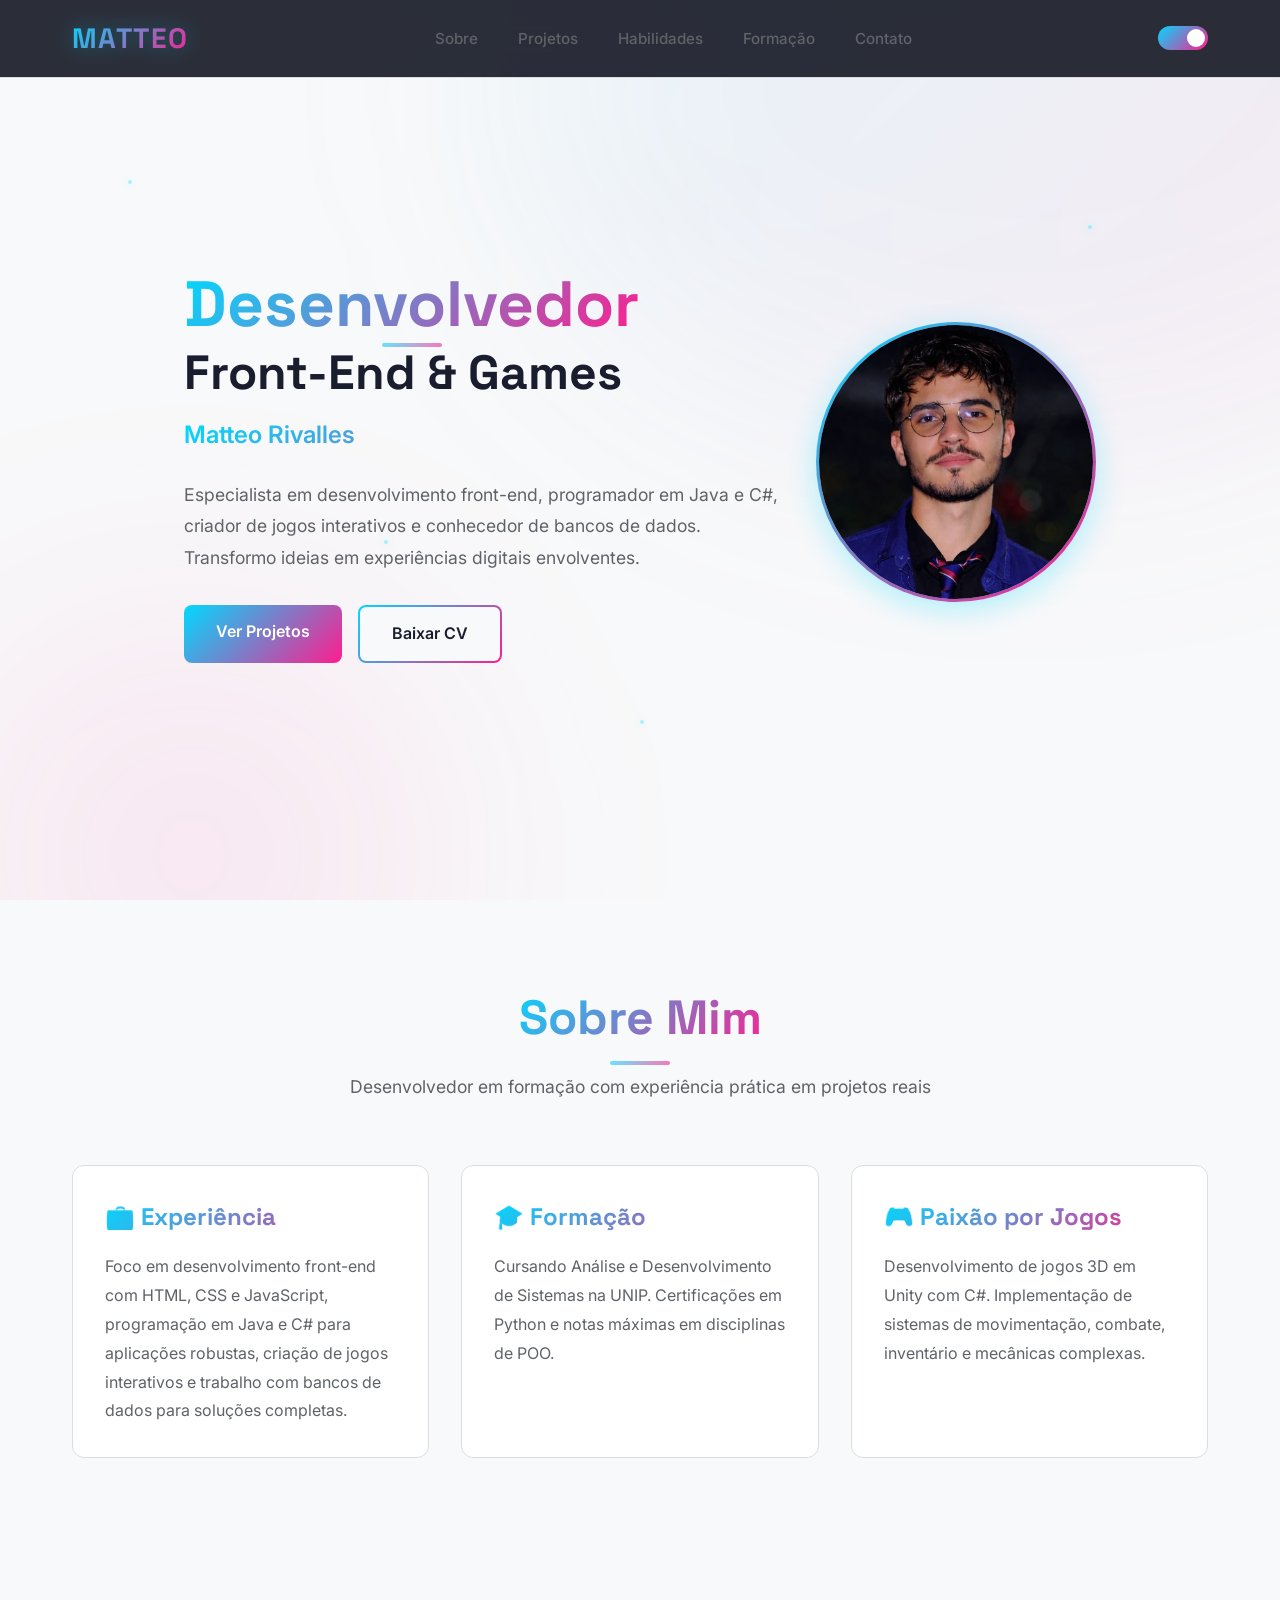
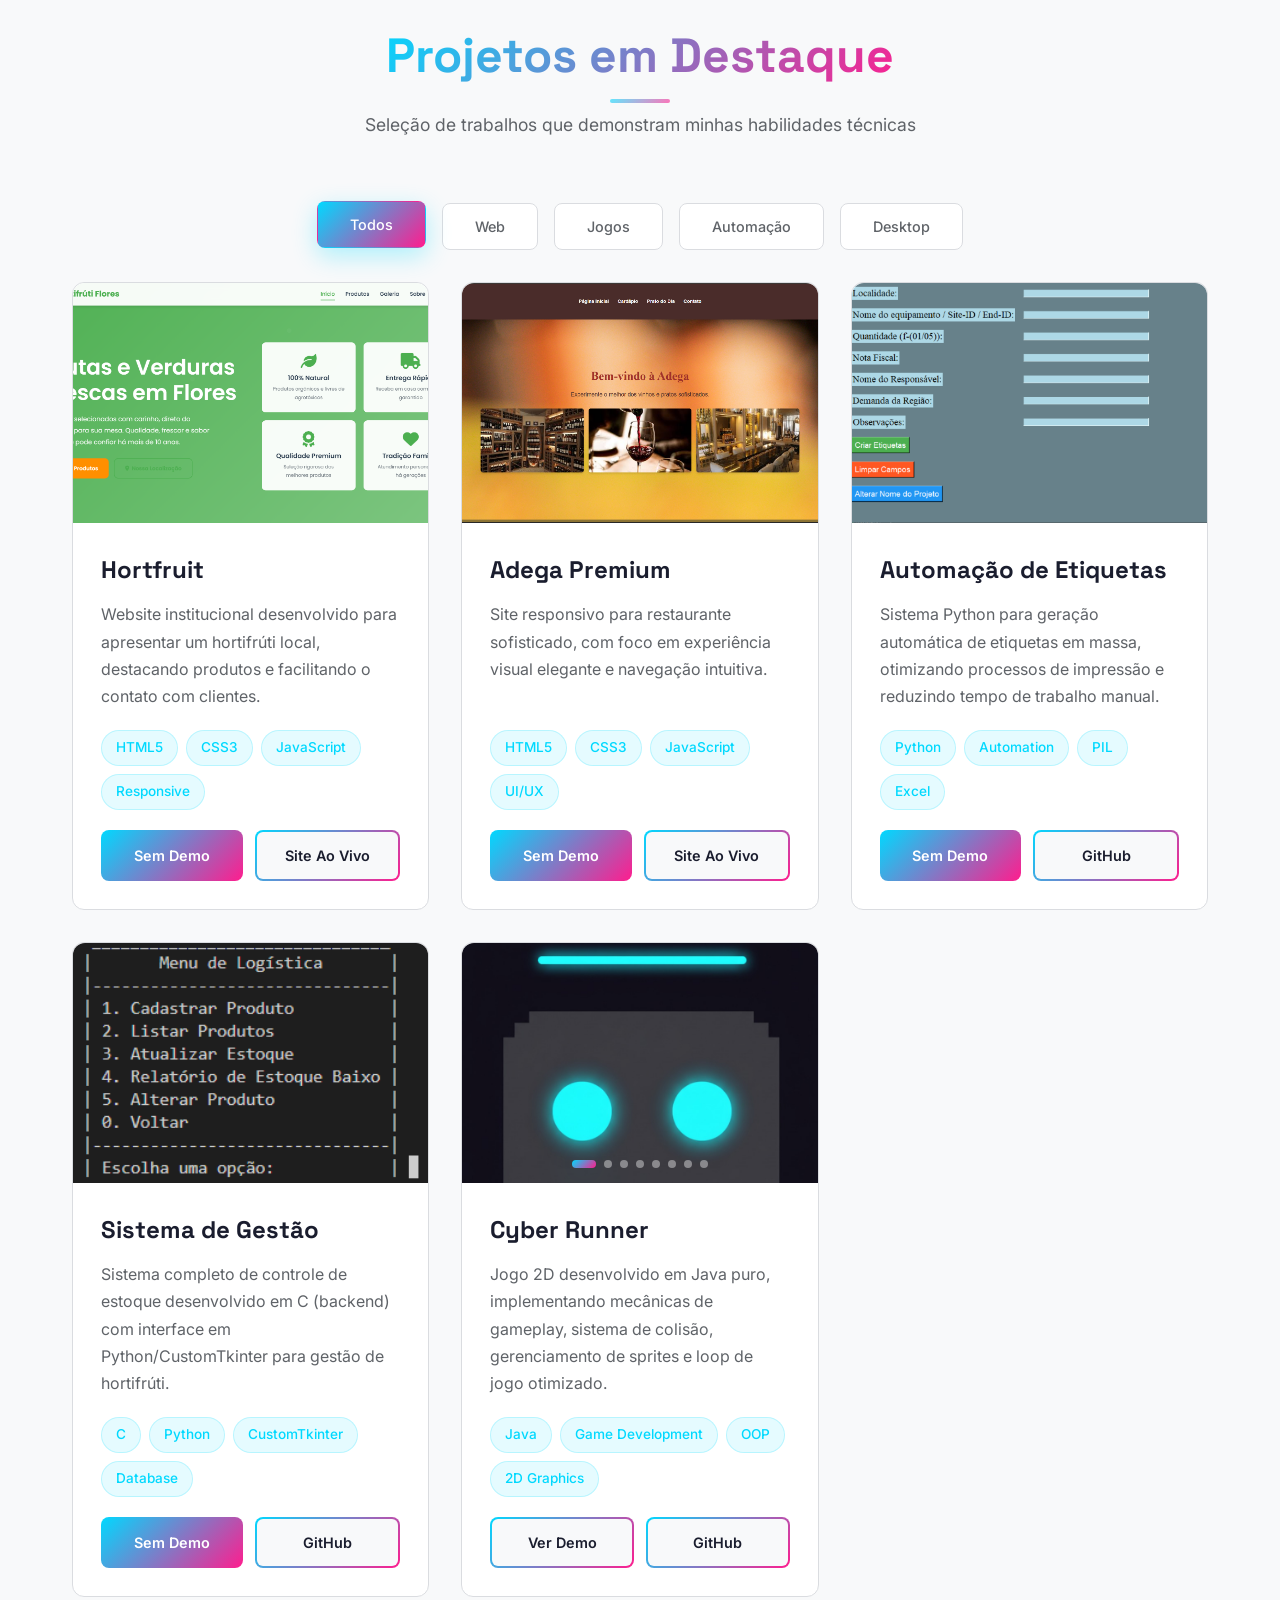
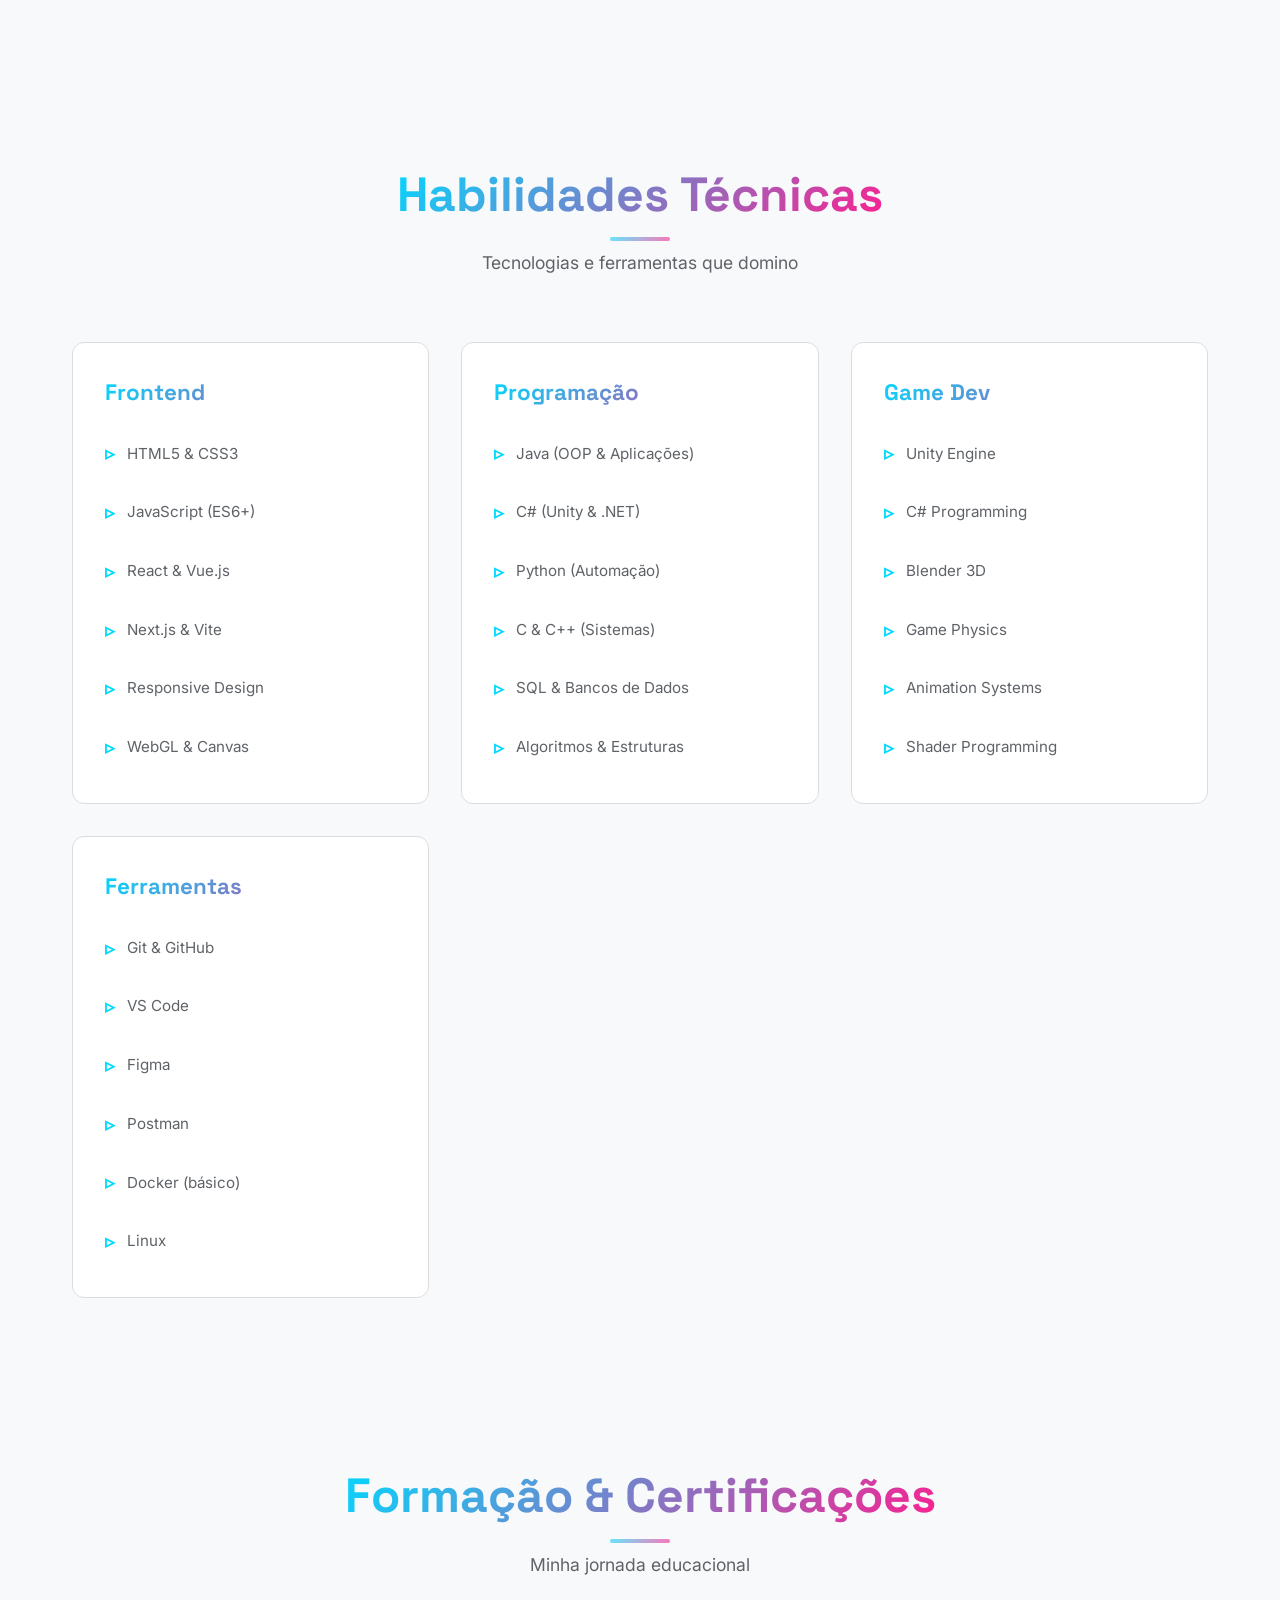
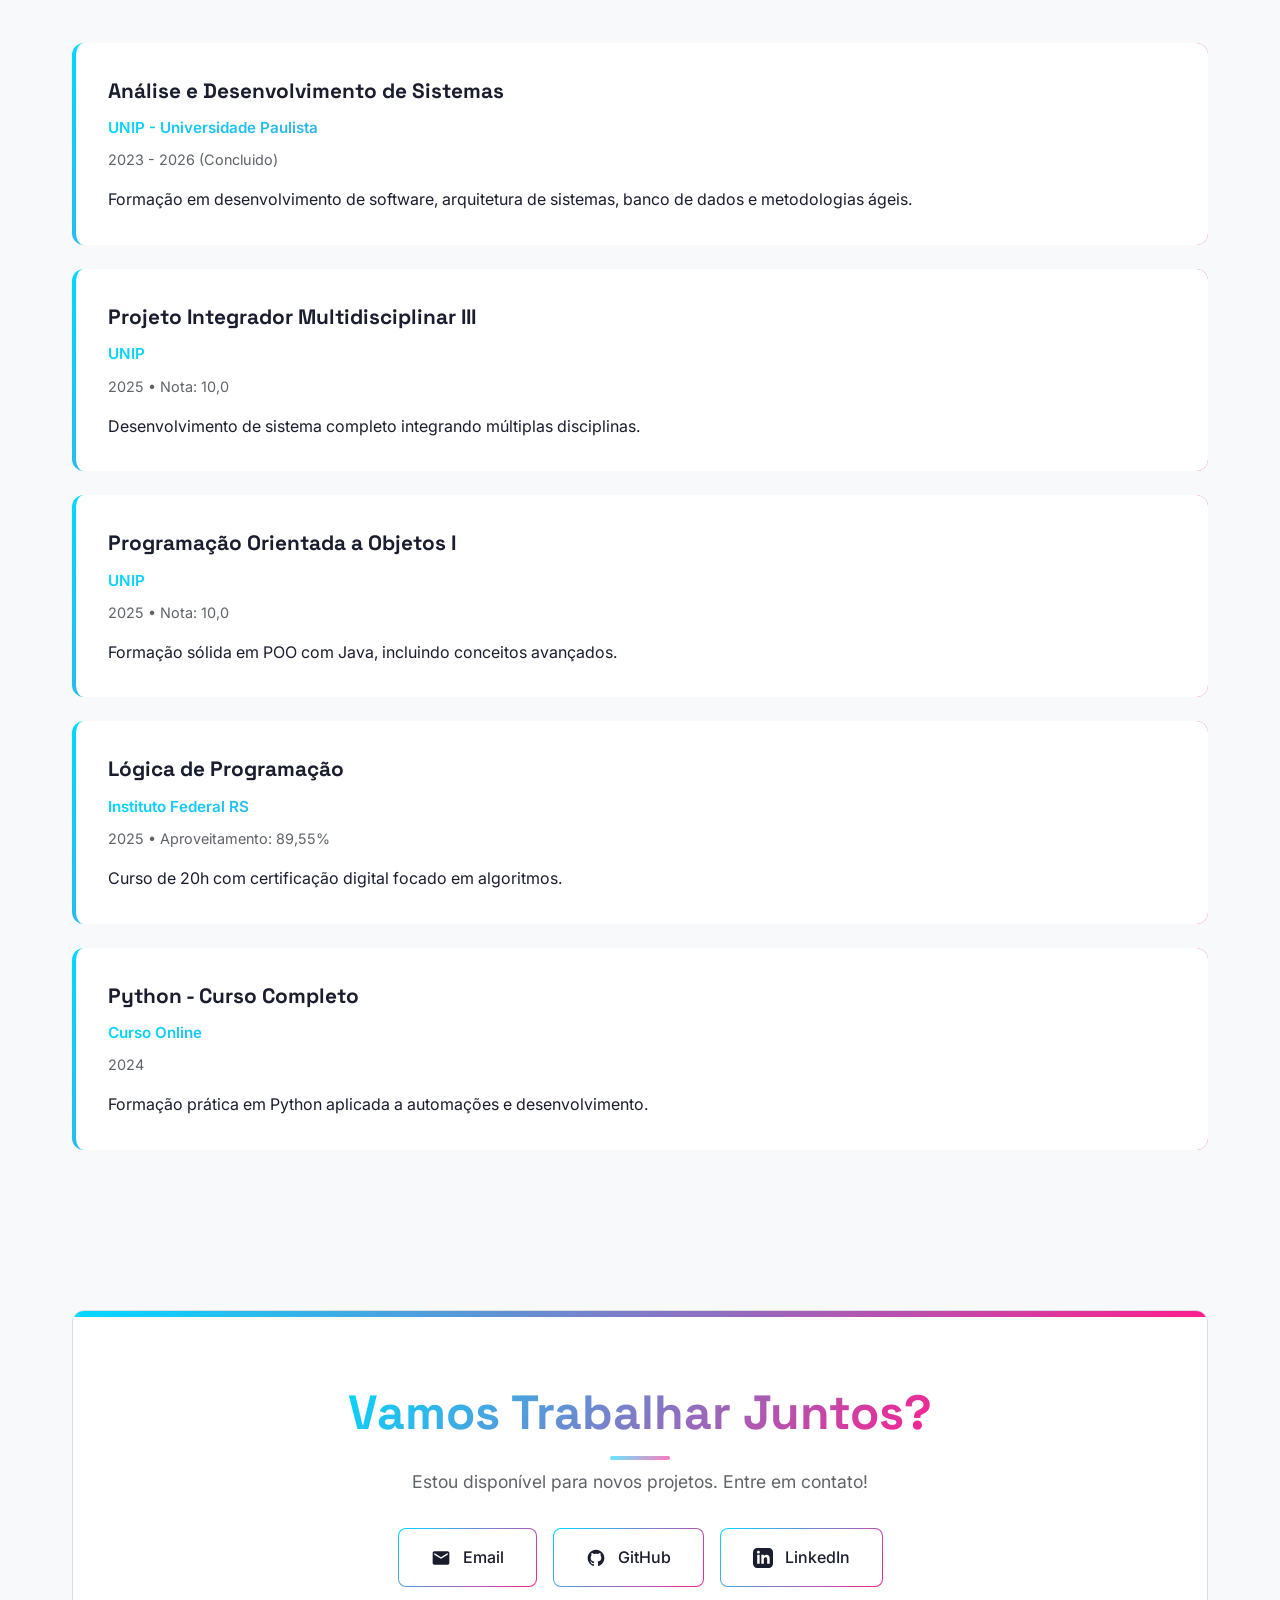
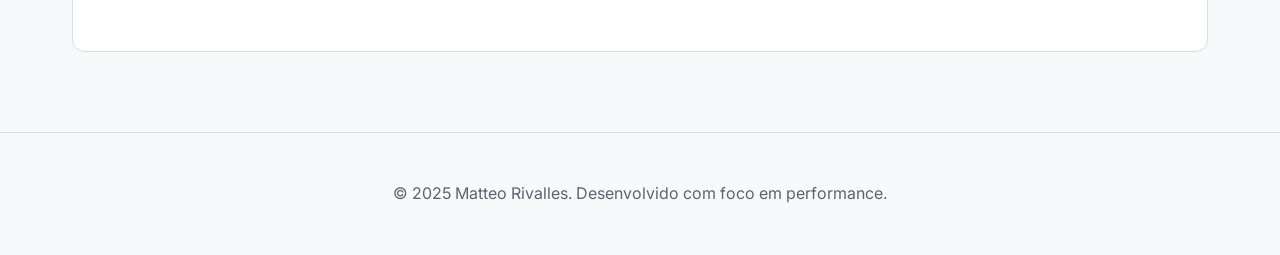
<file: index.html>
<!DOCTYPE html>
<html lang="pt-BR">
<head>
    <meta charset="UTF-8">
    <meta name="viewport" content="width=device-width, initial-scale=1.0">
    <meta name="description" content="Matteo Rivalles - Desenvolvedor Full Stack especializado em aplicações web e jogos Unity.">
    <title>Matteo | Portfólio</title>

    <!-- Open Graph -->
    <meta property="og:title" content="Matteo Rivalles | Portfólio">
    <meta property="og:description" content="Desenvolvedor Full Stack especializado em aplicações web e jogos Unity.">
    <meta property="og:image" content="https://srrivalles.github.io/Meu_Portfolio/foto_matt.jpeg">
    <meta property="og:url" content="https://srrivalles.github.io/Meu_Portfolio/">
    <meta property="og:type" content="website">

    <!-- CSS -->
    <link rel="stylesheet" href="styles-hybrid.css">
</head>

<body>
    <!-- NAVBAR -->
    <header class="navbar">
        <div class="navbar-inner">
            <a href="#" class="logo">MATTEO</a>

            <nav>
                <ul class="nav-links">
                    <li><a href="#sobre" class="nav-link">Sobre</a></li>
                    <li><a href="#projetos" class="nav-link">Projetos</a></li>
                    <li><a href="#habilidades" class="nav-link">Habilidades</a></li>
                    <li><a href="#formacao" class="nav-link">Formação</a></li>
                    <li><a href="#contato" class="nav-link">Contato</a></li>
                </ul>
            </nav>

            <button class="menu-toggle" aria-label="Abrir menu">
                <svg viewBox="0 0 24 24">
                    <path d="M3,6H21V8H3V6M3,11H21V13H3V11M3,16H21V18H3V16Z" fill="currentColor"/>
                </svg>
            </button>

            <label class="theme-switch" for="theme-toggle">
                <input type="checkbox" id="theme-toggle">
                <span class="slider"></span>
            </label>
        </div>
    </header>

    <!-- HERO -->
    <section class="hero">
        <div class="hero-particles">
        <div class="particle"></div>
        <div class="particle"></div>
        <div class="particle"></div>
        <div class="particle"></div>
        <div class="particle"></div>
    </div>
        <div class="hero-content">
            <div class="hero-text">
                <h1 class="gradient-text">Desenvolvedor</h1>
                <h2>Front-End & Games</h2>
                <p class="hero-subtitle">Matteo Rivalles</p>
                <p class="hero-description">
                    Especialista em desenvolvimento front-end, programador em Java e C#, 
                    criador de jogos interativos e conhecedor de bancos de dados. 
                    Transformo ideias em experiências digitais envolventes.
                </p>
                <div class="hero-buttons">
                    <a href="#projetos" class="btn btn-primary">Ver Projetos</a>
                    <a href="./Curriculo_Matteo.pdf" download class="btn btn-secondary">Baixar CV</a>
                </div>
            </div>
            <div class="hero-image">
                <img src="./SG-IMG-MATTEO.jpeg" alt="Matteo Rivalles">
            </div>
        </div>
    </section>

    <!-- SOBRE -->
    <section id="sobre" class="section">
        <div class="section-header">
            <h2 class="section-title gradient-text">Sobre Mim</h2>
            <p class="section-subtitle">
                Desenvolvedor em formação com experiência prática em projetos reais
            </p>
        </div>

        <div class="about-content">
            <div class="about-card reveal">
                <h3>💼 Experiência</h3>
                <p>
                    Foco em desenvolvimento front-end com HTML, CSS e JavaScript, 
                    programação em Java e C# para aplicações robustas, criação de jogos interativos 
                    e trabalho com bancos de dados para soluções completas.
                </p>
            </div>

            <div class="about-card reveal">
                <h3>🎓 Formação</h3>
                <p>
                    Cursando Análise e Desenvolvimento de Sistemas na UNIP. 
                    Certificações em Python e notas máximas em disciplinas de POO.
                </p>
            </div>

            <div class="about-card reveal">
                <h3>🎮 Paixão por Jogos</h3>
                <p>
                    Desenvolvimento de jogos 3D em Unity com C#. Implementação de sistemas de 
                    movimentação, combate, inventário e mecânicas complexas.
                </p>
            </div>
        </div>
    </section>

    <!-- PROJETOS -->
    <section id="projetos" class="section">
        <div class="section-header">
            <h2 class="section-title gradient-text">Projetos em Destaque</h2>
            <p class="section-subtitle">
                Seleção de trabalhos que demonstram minhas habilidades técnicas
            </p>
        </div>

        <div class="filter-buttons">
            <button class="filter-btn active" data-filter="all">Todos</button>
            <button class="filter-btn" data-filter="web">Web</button>
            <button class="filter-btn" data-filter="jogos">Jogos</button>
            <button class="filter-btn" data-filter="automacao">Automação</button>
            <button class="filter-btn" data-filter="desktop">Desktop</button>
        </div>

        <div class="bento-grid">
            <!-- Projeto 1: Hortfruit -->
            <article class="project-card reveal" data-category="web">
                <div class="project-preview">
                    <img src="Modelo_Hortfruit.png" alt="Preview Hortfruit">
                </div>
                <div class="project-info">
                    <h3 class="project-title">Hortfruit</h3>
                    <p class="project-description">
                        Website institucional desenvolvido para apresentar um hortifrúti local, 
                        destacando produtos e facilitando o contato com clientes.
                    </p>
                    <div class="project-tags">
                        <span class="tag">HTML5</span>
                        <span class="tag">CSS3</span>
                        <span class="tag">JavaScript</span>
                        <span class="tag">Responsive</span>
                    </div>
                    <div class="project-details">
                        <p>Detalhes técnicos: Utilizei HTML5 semântico para estrutura, CSS3 com Flexbox e Grid para layout responsivo, e JavaScript vanilla para interações simples como validação de formulários. Sem frameworks para manter o site leve e rápido.</p>
                    </div>
                    <div class="project-links">
                        <button class="btn btn-primary preview-button" data-video="hortfruit-preview.mp4">
                            Sem Demo
                        </button>
                        <a href="https://srrivalles.github.io/Site-para-hortfruit/index.html" 
                           target="_blank" class="btn btn-secondary">
                            Site Ao Vivo
                        </a>
                    </div>
                </div>
            </article>

            <!-- Projeto 2: Adega -->
            <article class="project-card reveal" data-category="web">
                <div class="project-preview">
                    <img src="./Modelo_Adega.png" alt="Preview Adega">
                </div>
                <div class="project-info">
                    <h3 class="project-title">Adega Premium</h3>
                    <p class="project-description">
                        Site responsivo para restaurante sofisticado, com foco em experiência 
                        visual elegante e navegação intuitiva.
                    </p>
                    <div class="project-tags">
                        <span class="tag">HTML5</span>
                        <span class="tag">CSS3</span>
                        <span class="tag">JavaScript</span>
                        <span class="tag">UI/UX</span>
                    </div>
                    <div class="project-details">
                        <p>Detalhes técnicos: Focado em UI/UX elegante com CSS3 avançado (gradientes, sombras), HTML5 para acessibilidade, e JavaScript para animações suaves. Inclui design responsivo com media queries para dispositivos móveis.</p>
                    </div>
                    <div class="project-links">
                        <button class="btn btn-primary preview-button" data-video="adega-preview.mp4">
                            Sem Demo
                        </button>
                        <a href="https://srrivalles.github.io/Site-de-Adega/" 
                           target="_blank" class="btn btn-secondary">
                            Site Ao Vivo
                        </a>
                    </div>
                </div>
            </article>

            <!-- Projeto 3: Automação -->
            <article class="project-card reveal" data-category="automacao">
                <div class="project-preview">
                    <img src="./Modelo_Teste.png" alt="Preview Automação">
                </div>
                <div class="project-info">
                    <h3 class="project-title">Automação de Etiquetas</h3>
                    <p class="project-description">
                        Sistema Python para geração automática de etiquetas em massa, 
                        otimizando processos de impressão e reduzindo tempo de trabalho manual.
                    </p>
                    <div class="project-tags">
                        <span class="tag">Python</span>
                        <span class="tag">Automation</span>
                        <span class="tag">PIL</span>
                        <span class="tag">Excel</span>
                    </div>
                    <div class="project-details">
                        <p>Detalhes técnicos: Desenvolvido em Python puro com bibliotecas PIL para manipulação de imagens e openpyxl para leitura de Excel. Automatiza a criação de etiquetas personalizadas, integrando dados de planilhas para eficiência em processos empresariais.</p>
                    </div>
                    <div class="project-links">
                        <button class="btn btn-primary preview-button" data-video="automacao-etiquetas.mp4">
                            Sem Demo
                        </button>
                        <a href="https://github.com/Srrivalles/Automacao_Etiqueitas" 
                           target="_blank" class="btn btn-secondary">
                            GitHub
                        </a>
                    </div>
                </div>
            </article>

            <!-- Projeto 4: Sistema -->
            <article class="project-card reveal" data-category="desktop">
                <div class="project-preview">
                    <img src="./Foto_Menu_Logistica.png" alt="Preview Sistema">
                </div>
                <div class="project-info">
                    <h3 class="project-title">Sistema de Gestão</h3>
                    <p class="project-description">
                        Sistema completo de controle de estoque desenvolvido em C (backend) 
                        com interface em Python/CustomTkinter para gestão de hortifrúti.
                    </p>
                    <div class="project-tags">
                        <span class="tag">C</span>
                        <span class="tag">Python</span>
                        <span class="tag">CustomTkinter</span>
                        <span class="tag">Database</span>
                    </div>
                    <div class="project-details">
                        <p>Detalhes técnicos: Backend em C para operações de baixo nível e performance, integrado com Python via ctypes. Interface gráfica com CustomTkinter para UX moderna, incluindo operações CRUD em banco de dados simples.</p>
                    </div>
                    <div class="project-links">
                        <button class="btn btn-primary preview-button" data-video="sistema-hortfruit.mp4">
                            Sem Demo
                        </button>
                        <a href="https://github.com/Srrivalles/Pim-02" 
                           target="_blank" class="btn btn-secondary">
                            GitHub
                        </a>
                    </div>
                </div>
            </article>
            <!-- Projeto 5: Game Java -->
<article class="project-card reveal" data-category="jogos">
    <div class="project-preview carousel-container">
        <div class="carousel-images">
            <img src="./game-foto1.jpeg" alt="Game Screenshot 1" class="carousel-image active">
            <img src="./game-foto2.jpeg" alt="Game Screenshot 2" class="carousel-image">
            <img src="./game-foto3.jpeg" alt="Game Screenshot 3" class="carousel-image">
            <img src="./game-foto4.jpeg" alt="Game Screenshot 4" class="carousel-image">
            <img src="./game-foto5.jpeg" alt="Game Screenshot 5" class="carousel-image">
            <img src="./game-foto6.jpeg" alt="Game Screenshot 2" class="carousel-image">
            <img src="./game-foto7.jpeg" alt="Game Screenshot 3" class="carousel-image">
            <img src="./game-foto8.jpeg" alt="Game Screenshot 4" class="carousel-image">
        </div>
        <div class="carousel-indicators">
            <span class="indicator active" data-index="0"></span>
            <span class="indicator" data-index="1"></span>
            <span class="indicator" data-index="2"></span>
            <span class="indicator" data-index="3"></span>
            <span class="indicator" data-index="4"></span>
            <span class="indicator" data-index="5"></span>
            <span class="indicator" data-index="6"></span>
            <span class="indicator" data-index="7"></span>
        </div>
    </div>
    <div class="project-info">
        <h3 class="project-title">Cyber Runner</h3>
        <p class="project-description">
            Jogo 2D desenvolvido em Java puro, implementando mecânicas de gameplay, 
            sistema de colisão, gerenciamento de sprites e loop de jogo otimizado.
        </p>
        <div class="project-tags">
            <span class="tag">Java</span>
            <span class="tag">Game Development</span>
            <span class="tag">OOP</span>
            <span class="tag">2D Graphics</span>
        </div>
        <div class="project-details">
            <p>Detalhes técnicos: Jogo 2D em Java usando Swing para gráficos, com foco em OOP (classes para Player, Enemies, etc.). Implementa colisões AABB, sprites animados e loop de jogo com Thread para 60 FPS.</p>
        </div>
        <div class="project-links">
            <a href="https://youtu.be/VahBLxf8Ico" 
               target="_blank" class="btn btn-secondary">
                Ver Demo
            </a>
            <a href="https://github.com/Srrivalles/JogoPlataforma2D" 
               target="_blank" class="btn btn-secondary">
                GitHub
            </a>
        </div>
    </div>
</article>
        </div>
    </section>

    <!-- HABILIDADES -->
    <section id="habilidades" class="section">
        <div class="section-header">
            <h2 class="section-title gradient-text">Habilidades Técnicas</h2>
            <p class="section-subtitle">
                Tecnologias e ferramentas que domino
            </p>
        </div>

        <div class="skills-grid">
            <div class="skill-card reveal">
                <h3>Frontend</h3>
                <ul class="skill-list">
                    <li>HTML5 & CSS3</li>
                    <li>JavaScript (ES6+)</li>
                    <li>React & Vue.js</li>
                    <li>Next.js & Vite</li>
                    <li>Responsive Design</li>
                    <li>WebGL & Canvas</li>
                </ul>
            </div>

            <div class="skill-card reveal">
                <h3>Programação</h3>
                <ul class="skill-list">
                    <li>Java (OOP & Aplicações)</li>
                    <li>C# (Unity & .NET)</li>
                    <li>Python (Automação)</li>
                    <li>C & C++ (Sistemas)</li>
                    <li>SQL & Bancos de Dados</li>
                    <li>Algoritmos & Estruturas</li>
                </ul>
            </div>

            <div class="skill-card reveal">
                <h3>Game Dev</h3>
                <ul class="skill-list">
                    <li>Unity Engine</li>
                    <li>C# Programming</li>
                    <li>Blender 3D</li>
                    <li>Game Physics</li>
                    <li>Animation Systems</li>
                    <li>Shader Programming</li>
                </ul>
            </div>

            <div class="skill-card reveal">
                <h3>Ferramentas</h3>
                <ul class="skill-list">
                    <li>Git & GitHub</li>
                    <li>VS Code</li>
                    <li>Figma</li>
                    <li>Postman</li>
                    <li>Docker (básico)</li>
                    <li>Linux</li>
                </ul>
            </div>
        </div>
    </section>

    <!-- FORMAÇÃO -->
    <section id="formacao" class="section">
        <div class="section-header">
            <h2 class="section-title gradient-text">Formação & Certificações</h2>
            <p class="section-subtitle">
                Minha jornada educacional
            </p>
        </div>

        <div class="timeline">
            <div class="timeline-item reveal">
                <h3>Análise e Desenvolvimento de Sistemas</h3>
                <p class="timeline-meta">UNIP - Universidade Paulista</p>
                <p class="timeline-date">2023 - 2026 (Concluido) </p>
                <p>
                    Formação em desenvolvimento de software, arquitetura de sistemas, 
                    banco de dados e metodologias ágeis.
                </p>
            </div>

            <div class="timeline-item reveal">
                <h3>Projeto Integrador Multidisciplinar III</h3>
                <p class="timeline-meta">UNIP</p>
                <p class="timeline-date">2025 • Nota: 10,0</p>
                <p>
                    Desenvolvimento de sistema completo integrando múltiplas disciplinas.
                </p>
            </div>

            <div class="timeline-item reveal">
                <h3>Programação Orientada a Objetos I</h3>
                <p class="timeline-meta">UNIP</p>
                <p class="timeline-date">2025 • Nota: 10,0</p>
                <p>
                    Formação sólida em POO com Java, incluindo conceitos avançados.
                </p>
            </div>

            <div class="timeline-item reveal">
                <h3>Lógica de Programação</h3>
                <p class="timeline-meta">Instituto Federal RS</p>
                <p class="timeline-date">2025 • Aproveitamento: 89,55%</p>
                <p>
                    Curso de 20h com certificação digital focado em algoritmos.
                </p>
            </div>

            <div class="timeline-item reveal">
                <h3>Python - Curso Completo</h3>
                <p class="timeline-meta">Curso Online</p>
                <p class="timeline-date">2024</p>
                <p>
                    Formação prática em Python aplicada a automações e desenvolvimento.
                </p>
            </div>
        </div>
    </section>

    <!-- CONTATO -->
    <section id="contato" class="section">
        <div class="contact-section">
            <h2 class="section-title gradient-text">Vamos Trabalhar Juntos?</h2>
            <p class="section-subtitle">
                Estou disponível para novos projetos. Entre em contato!
            </p>

            <div class="contact-links">
                <a href="mailto:matheuslimaandrade2102@gmail.com" class="contact-link">
                    <svg class="contact-icon" viewBox="0 0 24 24">
                        <path d="M20 4H4c-1.1 0-1.99.9-1.99 2L2 18c0 1.1.9 2 2 2h16c1.1 0 2-.9 2-2V6c0-1.1-.9-2-2-2zm0 4l-8 5-8-5V6l8 5 8-5v2z" fill="currentColor"/>
                    </svg>
                    Email
                </a>

                <a href="https://github.com/Srrivalles" target="_blank" class="contact-link">
                    <svg class="contact-icon" viewBox="0 0 24 24">
                        <path d="M12 2C6.477 2 2 6.477 2 12c0 4.418 2.865 8.166 6.839 9.489.5.092.682-.217.682-.482 0-.237-.008-.866-.013-1.699-2.782.603-3.369-1.342-3.369-1.342-.454-1.158-1.11-1.466-1.11-1.466-.908-.62.069-.608.069-.608 1.003.07 1.531 1.032 1.531 1.032.892 1.53 2.341 1.088 2.91.832.092-.647.35-1.088.636-1.338-2.22-.253-4.555-1.11-4.555-4.943 0-1.091.39-1.984 1.032-2.682-.103-.253-.447-1.27.098-2.646 0 0 .84-.269 2.75 1.026A9.564 9.564 0 0112 6.844c.85.004 1.705.115 2.504.337 1.909-1.295 2.747-1.026 2.747-1.026.547 1.376.203 2.394.1 2.646.642.698 1.03 1.591 1.03 2.682 0 3.842-2.337 4.687-4.565 4.93.359.309.678.919.678 1.852 0 1.335-.012 2.415-.012 2.741 0 .267.18.577.688.48C19.137 20.164 22 16.418 22 12c0-5.523-4.477-10-10-10z" fill="currentColor"/>
                    </svg>
                    GitHub
                </a>

                <a href="https://www.linkedin.com/in/matheus-andrade-835761174/" target="_blank" class="contact-link">
                    <svg class="contact-icon" viewBox="0 0 24 24">
                        <path d="M19 0H5a5 5 0 00-5 5v14a5 5 0 005 5h14a5 5 0 005-5V5a5 5 0 00-5-5zM8 19H5V8h3v11zM6.5 6.732c-.966 0-1.75-.79-1.75-1.764s.784-1.764 1.75-1.764 1.75.79 1.75 1.764-.784 1.764-1.75 1.764zM20 19h-3v-5.604c0-3.368-4-3.113-4 0V19h-3V8h3v1.765c1.396-2.586 7-2.777 7 2.476V19z" fill="currentColor"/>
                    </svg>
                    LinkedIn
                </a>
            </div>
        </div>
    </section>

    <!-- FOOTER -->
    <footer>
        <p>&copy; 2025 Matteo Rivalles. Desenvolvido com foco em performance.</p>
    </footer>

    <!-- BACK TO TOP -->
    <button id="back-to-top" aria-label="Voltar ao topo">↑</button>

    <!-- JAVASCRIPT -->
    <script src="script-simple.js"></script>
</body>
</html>
</file>
<file: styles-hybrid.css>
/* =================================
   PORTFÓLIO HÍBRIDO - VERSÃO ATUALIZADA 2.0
   Com Parallax, Gradientes e Animações Sofisticadas
   ================================= */

@import url('https://fonts.googleapis.com/css2?family=Inter:wght@300;400;500;600;700;800;900&family=Space+Grotesk:wght@400;500;600;700&display=swap');

/* ==== VARIÁVEIS ATUALIZADAS ==== */
:root {
  /* Cores - Dark Theme Moderno */
  --clr-bg-primary: #1a1d2e;
  --clr-bg-secondary: #141824;
  --clr-bg-card: #22263a;
  --clr-text-primary: #FFFFFF;
  --clr-text-secondary: #B8BDD0;
  --clr-accent: #00D9FF;
  --clr-accent-hover: #00B8D9;
  --clr-accent-alt: #FF1D8E;
  --clr-border: #2e3347;
  
  /* Gradientes Novos */
  --gradient-primary: linear-gradient(135deg, #00D9FF 0%, #FF1D8E 100%);
  --gradient-hero: linear-gradient(135deg, rgba(0, 217, 255, 0.15) 0%, rgba(255, 29, 142, 0.15) 100%);
  --glow-cyan: 0 0 30px rgba(0, 217, 255, 0.5);
  --glow-pink: 0 0 30px rgba(255, 29, 142, 0.5);
  
  /* Tipografia */
  --font-main: 'Inter', -apple-system, sans-serif;
  --font-display: 'Space Grotesk', sans-serif;
  
  /* Espaçamento */
  --spacing-xs: 0.5rem;
  --spacing-sm: 1rem;
  --spacing-md: 2rem;
  --spacing-lg: 3rem;
  --spacing-xl: 4rem;
  
  /* Outros */
  --radius: 12px;
  --radius-sm: 8px;
  --transition: all 0.4s cubic-bezier(0.4, 0, 0.2, 1);
  --transition-bounce: all 0.5s cubic-bezier(0.68, -0.55, 0.265, 1.55);
  --max-width: 1200px;
}

/* Light Mode Aprimorado */
body.light-mode {
  --clr-bg-primary: #f8f9fa;
  --clr-bg-secondary: #ffffff;
  --clr-bg-card: #ffffff;
  --clr-text-primary: #1a1d2e;
  --clr-text-secondary: #5f6368;
  --clr-accent: #00D9FF;
  --clr-accent-hover: #00B8D9;
  --clr-accent-alt: #FF1D8E;
  --clr-border: #dadce0;
  --gradient-hero: linear-gradient(135deg, rgba(0, 217, 255, 0.08) 0%, rgba(255, 29, 142, 0.08) 100%);
  --glow-cyan: 0 0 40px rgba(0, 217, 255, 0.4);
  --glow-pink: 0 0 40px rgba(255, 29, 142, 0.4);
}

/* ==== RESET ==== */
* {
  margin: 0;
  padding: 0;
  box-sizing: border-box;
}

html {
  scroll-behavior: smooth;
  scroll-padding-top: 80px;
}

body {
  font-family: var(--font-main);
  background: var(--clr-bg-primary);
  color: var(--clr-text-primary);
  line-height: 1.6;
  overflow-x: hidden;
  -webkit-font-smoothing: antialiased;
}

/* ==== GRADIENTE DE TEXTO ==== */
.gradient-text {
  background: var(--gradient-primary);
  -webkit-background-clip: text;
  -webkit-text-fill-color: transparent;
  background-clip: text;
  position: relative;
  display: inline-block;
}

.gradient-text::after {
  content: '';
  position: absolute;
  bottom: -8px;
  left: 50%;
  transform: translateX(-50%);
  width: 60px;
  height: 4px;
  background: var(--gradient-primary);
  border-radius: 2px;
  opacity: 0.6;
}

/* ==== NAVBAR ==== */
.navbar {
  position: fixed;
  top: 0;
  width: 100%;
  background: rgba(20, 24, 36, 0.9);
  backdrop-filter: blur(20px);
  border-bottom: 1px solid var(--clr-border);
  z-index: 1000;
  transition: var(--transition);
}

.navbar.scrolled {
  background: rgba(20, 24, 36, 0.98);
  box-shadow: 0 4px 30px rgba(0, 0, 0, 0.3);
}

.navbar-inner {
  max-width: var(--max-width);
  margin: 0 auto;
  padding: 1rem 2rem;
  display: flex;
  justify-content: space-between;
  align-items: center;
}

.logo {
  font-family: var(--font-display);
  font-size: 1.75rem;
  font-weight: 800;
  text-decoration: none;
  background: var(--gradient-primary);
  -webkit-background-clip: text;
  -webkit-text-fill-color: transparent;
  background-clip: text;
  letter-spacing: 0.05em;
  transition: var(--transition);
  filter: drop-shadow(0 0 10px rgba(0, 217, 255, 0.3));
}

.logo:hover {
  filter: drop-shadow(var(--glow-cyan));
  transform: scale(1.05);
}

.nav-links {
  display: flex;
  gap: 2.5rem;
  list-style: none;
}

.nav-link {
  text-decoration: none;
  color: var(--clr-text-secondary);
  font-weight: 500;
  font-size: 0.95rem;
  transition: var(--transition);
  position: relative;
}

.nav-link::after {
  content: '';
  position: absolute;
  bottom: -4px;
  left: 0;
  width: 0;
  height: 2px;
  background: var(--gradient-primary);
  transition: var(--transition);
}

.nav-link:hover {
  color: var(--clr-text-primary);
}

.nav-link:hover::after {
  width: 100%;
}

.nav-link:focus {
  outline: 2px solid var(--clr-accent);
  outline-offset: 4px;
  border-radius: 4px;
}

.menu-toggle {
  display: none;
  background: none;
  border: none;
  cursor: pointer;
  padding: 0.5rem;
}

.menu-toggle svg {
  width: 28px;
  height: 28px;
  fill: var(--clr-text-primary);
}

/* Theme Toggle Switch */
.theme-switch {
  position: relative;
  display: inline-block;
  width: 50px;
  height: 24px;
  cursor: pointer;
}

.theme-switch input {
  opacity: 0;
  width: 0;
  height: 0;
}

.slider {
  position: absolute;
  top: 0;
  left: 0;
  right: 0;
  bottom: 0;
  background-color: var(--clr-border);
  border-radius: 24px;
  transition: var(--transition);
}

.slider:before {
  position: absolute;
  content: "";
  height: 18px;
  width: 18px;
  left: 3px;
  bottom: 3px;
  background-color: white;
  border-radius: 50%;
  transition: var(--transition);
}

input:checked + .slider {
  background: var(--gradient-primary);
}

input:checked + .slider:before {
  transform: translateX(26px);
}

/* ==== HERO APRIMORADO ==== */
.hero {
  min-height: 100vh;
  display: flex;
  align-items: center;
  justify-content: center;
  padding: 6rem 2rem 4rem;
  position: relative;
  overflow: hidden;
  background: var(--clr-bg-primary);
}

/* Gradiente de Fundo Melhorado */
.hero::before {
  content: '';
  position: absolute;
  top: -30%;
  right: -20%;
  width: 80%;
  height: 80%;
  background: var(--gradient-hero);
  border-radius: 50%;
  filter: blur(120px);
  animation: pulseGlow 8s ease-in-out infinite;
  z-index: 0;
}

.hero::after {
  content: '';
  position: absolute;
  bottom: -30%;
  left: -20%;
  width: 70%;
  height: 70%;
  background: radial-gradient(circle, rgba(255, 29, 142, 0.1) 0%, transparent 70%);
  filter: blur(100px);
  animation: pulseGlow 10s ease-in-out infinite reverse;
  z-index: 0;
}

@keyframes pulseGlow {
  0%, 100% { transform: scale(1) rotate(0deg); opacity: 0.6; }
  50% { transform: scale(1.2) rotate(180deg); opacity: 0.8; }
}

/* Partículas Flutuantes */
.hero-particles {
  position: absolute;
  width: 100%;
  height: 100%;
  top: 0;
  left: 0;
  overflow: hidden;
  z-index: 0;
}

.particle {
  position: absolute;
  width: 4px;
  height: 4px;
  background: var(--clr-accent);
  border-radius: 50%;
  opacity: 0.3;
  animation: float 15s infinite ease-in-out;
  box-shadow: 0 0 10px var(--clr-accent);
}

.particle:nth-child(1) {
  left: 10%;
  top: 20%;
  animation-delay: 0s;
  animation-duration: 12s;
}

.particle:nth-child(2) {
  left: 70%;
  top: 40%;
  animation-delay: 2s;
  animation-duration: 15s;
}

.particle:nth-child(3) {
  left: 30%;
  top: 60%;
  animation-delay: 4s;
  animation-duration: 18s;
}

.particle:nth-child(4) {
  left: 85%;
  top: 25%;
  animation-delay: 1s;
  animation-duration: 14s;
}

.particle:nth-child(5) {
  left: 50%;
  top: 80%;
  animation-delay: 3s;
  animation-duration: 16s;
}

@keyframes float {
  0%, 100% { transform: translateY(0) translateX(0) scale(1); }
  25% { transform: translateY(-100px) translateX(30px) scale(1.2); }
  50% { transform: translateY(-200px) translateX(-20px) scale(0.8); }
  75% { transform: translateY(-100px) translateX(40px) scale(1.1); }
}

.hero-content {
  max-width: var(--max-width);
  display: grid;
  grid-template-columns: 1fr minmax(200px, 280px);
  gap: 2rem;
  align-items: center;
  position: relative;
  z-index: 1;
}

.hero-text h1 {
  font-size: clamp(2.5rem, 5vw, 4.5rem);
  margin-bottom: 0.5rem;
  font-family: var(--font-display);
  line-height: 1.1;
  animation: fadeInUp 0.8s ease-out;
}

.hero-text h2 {
  font-size: clamp(1.8rem, 4vw, 3rem);
  margin-bottom: 1rem;
  font-family: var(--font-display);
  color: var(--clr-text-primary);
  line-height: 1.1;
  animation: fadeInUp 0.8s ease-out 0.2s backwards;
}

.hero-subtitle {
  font-size: clamp(1.2rem, 2.5vw, 1.5rem);
  background: var(--gradient-primary);
  -webkit-background-clip: text;
  -webkit-text-fill-color: transparent;
  background-clip: text;
  font-weight: 600;
  margin-bottom: 1.5rem;
  animation: fadeInUp 0.8s ease-out 0.4s backwards;
}

.hero-description {
  font-size: 1.1rem;
  line-height: 1.8;
  color: var(--clr-text-secondary);
  margin-bottom: 2rem;
  max-width: 600px;
  animation: fadeInUp 0.8s ease-out 0.6s backwards;
}

@keyframes fadeInUp {
  from {
    opacity: 0;
    transform: translateY(30px);
  }
  to {
    opacity: 1;
    transform: translateY(0);
  }
}

.hero-buttons {
  display: flex;
  gap: 1rem;
  flex-wrap: wrap;
  animation: fadeInUp 0.8s ease-out 0.8s backwards;
}

.btn {
  padding: 0.875rem 2rem;
  font-size: 1rem;
  font-weight: 600;
  text-decoration: none;
  border-radius: var(--radius-sm);
  transition: var(--transition-bounce);
  cursor: pointer;
  border: none;
  font-family: var(--font-main);
  display: inline-block;
  position: relative;
  overflow: hidden;
}

.btn::before {
  content: '';
  position: absolute;
  top: 50%;
  left: 50%;
  width: 0;
  height: 0;
  border-radius: 50%;
  background: rgba(255, 255, 255, 0.2);
  transform: translate(-50%, -50%);
  transition: width 0.6s, height 0.6s;
}

.btn:hover::before {
  width: 300px;
  height: 300px;
}

.btn-primary {
  background: var(--gradient-primary);
  color: white;
}

.btn-primary:hover {
  transform: translateY(-4px) scale(1.05);
  box-shadow: var(--glow-cyan);
}

.btn-primary:focus {
  outline: 2px solid var(--clr-accent);
  outline-offset: 4px;
}

.btn-secondary {
  background: transparent;
  color: var(--clr-text-primary);
  border: 2px solid transparent;
  background-image: linear-gradient(var(--clr-bg-primary), var(--clr-bg-primary)), var(--gradient-primary);
  background-origin: border-box;
  background-clip: padding-box, border-box;
}

.btn-secondary:hover {
  transform: translateY(-4px) scale(1.05);
  box-shadow: 0 8px 25px rgba(0, 217, 255, 0.2);
}

.btn-secondary:focus {
  outline: 2px solid var(--clr-accent);
  outline-offset: 4px;
}

/* Foto com Efeito Hover Melhorado */
.hero-image img {
  width: 100%;
  max-width: min(280px, 40vw);
  height: auto;
  aspect-ratio: 1;
  object-fit: cover;
  object-position: center top;
  border-radius: 50%;
  border: 3px solid transparent;
  background-image: linear-gradient(var(--clr-bg-primary), var(--clr-bg-primary)), var(--gradient-primary);
  background-origin: border-box;
  background-clip: padding-box, border-box;
  transition: var(--transition-bounce);
  box-shadow: 0 8px 30px rgba(0, 217, 255, 0.3);
  animation: fadeInUp 0.8s ease-out 1s backwards;
}

.hero-image img:hover {
  transform: scale(1.1) rotate(5deg);
  box-shadow: var(--glow-cyan), var(--glow-pink);
  filter: brightness(1.1);
}

/* ==== SECTIONS ==== */
.section {
  padding: 5rem 2rem;
  max-width: var(--max-width);
  margin: 0 auto;
  position: relative;
}

.section-header {
  text-align: center;
  margin-bottom: 4rem;
}

.section-title {
  font-size: clamp(2rem, 4vw, 3rem);
  margin-bottom: 1rem;
  font-family: var(--font-display);
}

.section-subtitle {
  color: var(--clr-text-secondary);
  font-size: 1.1rem;
  max-width: 700px;
  margin: 0 auto;
}

/* ==== PROJECTS ==== */
.bento-grid {
  display: grid;
  grid-template-columns: repeat(auto-fit, minmax(320px, 1fr));
  gap: 2rem;
}

.project-card {
  background: var(--clr-bg-card);
  border-radius: var(--radius);
  border: 1px solid var(--clr-border);
  overflow: visible;
  transition: var(--transition);
  display: flex;
  flex-direction: column;
  opacity: 0;
  transform: translateY(30px);
}

.project-card.revealed {
  animation: revealCard 0.6s ease-out forwards;
}

@keyframes revealCard {
  to {
    opacity: 1;
    transform: translateY(0);
  }
}

.project-card:hover {
  border-color: transparent;
  background-image: linear-gradient(var(--clr-bg-card), var(--clr-bg-card)), var(--gradient-primary);
  background-origin: border-box;
  background-clip: padding-box, border-box;
  box-shadow: 0 12px 40px rgba(0, 217, 255, 0.3);
  transform: translateY(-8px) scale(1.02);
}

body.light-mode .project-card:hover {
  box-shadow: 0 16px 50px rgba(0, 217, 255, 0.4);
}

.project-card:hover .project-preview img {
  transform: scale(1.08);
  filter: brightness(1.1);
}

.project-preview {
  width: 100%;
  height: 240px;
  background: var(--clr-bg-secondary);
  position: relative;
  overflow: hidden;
  border-radius: var(--radius) var(--radius) 0 0;
}

.project-preview img {
  width: 100%;
  height: 100%;
  object-fit: cover;
  transition: var(--transition);
}

.project-info {
  padding: 1.75rem;
  flex: 1;
  display: flex;
  flex-direction: column;
}

.project-title {
  font-size: 1.5rem;
  margin-bottom: 0.75rem;
  color: var(--clr-text-primary);
  font-family: var(--font-display);
  transition: var(--transition);
}

.project-card:hover .project-title {
  background: var(--gradient-primary);
  -webkit-background-clip: text;
  -webkit-text-fill-color: transparent;
  background-clip: text;
}

.project-description {
  color: var(--clr-text-secondary);
  margin-bottom: 1.25rem;
  flex: 1;
  line-height: 1.7;
}

.project-tags {
  display: flex;
  flex-wrap: wrap;
  gap: 0.5rem;
  margin-bottom: 1.25rem;
}

.tag {
  padding: 0.375rem 0.875rem;
  background: rgba(0, 217, 255, 0.1);
  color: var(--clr-accent);
  border-radius: 50px;
  font-size: 0.85rem;
  font-weight: 500;
  border: 1px solid rgba(0, 217, 255, 0.2);
  transition: var(--transition);
}

.tag:hover {
  background: var(--gradient-primary);
  color: white;
  border-color: transparent;
  transform: translateY(-2px);
}

.project-links {
  display: flex;
  gap: 0.75rem;
  flex-wrap: wrap;
}

.project-links .btn {
  padding: 0.75rem 1.5rem;
  font-size: 0.9rem;
  flex: 1;
  min-width: 120px;
  text-align: center;
}

/* ==== CARROSSEL DE IMAGENS ==== */
.carousel-container {
  position: relative;
  overflow: hidden;
}

.carousel-images {
  position: relative;
  width: 100%;
  height: 100%;
}

.carousel-image {
  position: absolute;
  top: 0;
  left: 0;
  width: 100%;
  height: 100%;
  object-fit: cover;
  opacity: 0;
  transition: opacity 0.5s ease-in-out;
}

.carousel-image.active {
  opacity: 1;
  position: relative;
}

.carousel-indicators {
  position: absolute;
  bottom: 15px;
  left: 50%;
  transform: translateX(-50%);
  display: flex;
  gap: 8px;
  z-index: 10;
}

.indicator {
  width: 8px;
  height: 8px;
  border-radius: 50%;
  background: rgba(255, 255, 255, 0.4);
  cursor: pointer;
  transition: all 0.3s ease;
}

.indicator.active {
  background: var(--gradient-primary);
  width: 24px;
  border-radius: 4px;
  box-shadow: var(--glow-cyan);
}

.indicator:hover {
  background: rgba(255, 255, 255, 0.7);
  transform: scale(1.2);
}

/* ==== SKILLS ==== */
.skills-grid {
  display: grid;
  grid-template-columns: repeat(auto-fit, minmax(280px, 1fr));
  gap: 2rem;
}

.skill-card {
  background: var(--clr-bg-card);
  padding: 2rem;
  border-radius: var(--radius);
  border: 1px solid var(--clr-border);
  transition: var(--transition);
  position: relative;
  overflow: hidden;
}

.skill-card::before {
  content: '';
  position: absolute;
  top: 0;
  left: 0;
  width: 100%;
  height: 4px;
  background: var(--gradient-primary);
  transform: scaleX(0);
  transition: var(--transition);
}

.skill-card:hover::before {
  transform: scaleX(1);
}

.skill-card:hover {
  border-color: transparent;
  background-image: linear-gradient(var(--clr-bg-card), var(--clr-bg-card)), var(--gradient-primary);
  background-origin: border-box;
  background-clip: padding-box, border-box;
  transform: translateY(-6px);
  box-shadow: 0 12px 40px rgba(0, 217, 255, 0.2);
}

body.light-mode .skill-card:hover {
  box-shadow: 0 16px 50px rgba(0, 217, 255, 0.3);
}

.skill-card h3 {
  font-size: 1.4rem;
  margin-bottom: 1.25rem;
  background: var(--gradient-primary);
  -webkit-background-clip: text;
  -webkit-text-fill-color: transparent;
  background-clip: text;
  font-family: var(--font-display);
}

.skill-list {
  list-style: none;
  display: flex;
  flex-direction: column;
  gap: 0.75rem;
}

.skill-list li {
  padding: 0.5rem 0;
  color: var(--clr-text-secondary);
  display: flex;
  align-items: center;
  gap: 0.75rem;
  font-size: 0.95rem;
  transition: var(--transition);
}

.skill-list li:hover {
  color: var(--clr-text-primary);
  transform: translateX(8px);
}

.skill-list li::before {
  content: '▹';
  color: var(--clr-accent);
  font-size: 1.2rem;
  font-weight: bold;
  transition: var(--transition);
}

.skill-list li:hover::before {
  color: var(--clr-accent-alt);
  transform: scale(1.3);
}

/* ==== ABOUT ==== */
.about-content {
  display: grid;
  grid-template-columns: repeat(auto-fit, minmax(300px, 1fr));
  gap: 2rem;
}

.about-card {
  background: var(--clr-bg-card);
  padding: 2rem;
  border-radius: var(--radius);
  border: 1px solid var(--clr-border);
  transition: var(--transition);
  position: relative;
  overflow: hidden;
}

.about-card::after {
  content: '';
  position: absolute;
  top: -50%;
  right: -50%;
  width: 200%;
  height: 200%;
  background: radial-gradient(circle, rgba(0, 217, 255, 0.1) 0%, transparent 70%);
  opacity: 0;
  transition: var(--transition);
}

.about-card:hover::after {
  opacity: 1;
  animation: rotateGlow 3s linear infinite;
}

@keyframes rotateGlow {
  from { transform: rotate(0deg); }
  to { transform: rotate(360deg); }
}

.about-card:hover {
  border-color: transparent;
  background-image: linear-gradient(var(--clr-bg-card), var(--clr-bg-card)), var(--gradient-primary);
  background-origin: border-box;
  background-clip: padding-box, border-box;
  transform: translateY(-6px);
  box-shadow: 0 12px 40px rgba(0, 217, 255, 0.2);
}

body.light-mode .about-card:hover {
  box-shadow: 0 16px 50px rgba(0, 217, 255, 0.3);
}

.about-card h3 {
  font-size: 1.5rem;
  margin-bottom: 1rem;
  background: var(--gradient-primary);
  -webkit-background-clip: text;
  -webkit-text-fill-color: transparent;
  background-clip: text;
  position: relative;
  z-index: 1;
}

.about-card p {
  color: var(--clr-text-secondary);
  line-height: 1.8;
  position: relative;
  z-index: 1;
}

/* ==== TIMELINE ==== */
.timeline {
  display: flex;
  flex-direction: column;
  gap: 1.5rem;
}

.timeline-item {
  background: var(--clr-bg-card);
  padding: 2rem;
  border-radius: var(--radius);
  border-left: 4px solid transparent;
  background-image: linear-gradient(var(--clr-bg-card), var(--clr-bg-card)), var(--gradient-primary);
  background-origin: border-box;
  background-clip: padding-box, border-box;
  transition: var(--transition);
  position: relative;
}

.timeline-item::before {
  content: '';
  position: absolute;
  left: -8px;
  top: 50%;
  transform: translateY(-50%);
  width: 12px;
  height: 12px;
  border-radius: 50%;
  background: var(--gradient-primary);
  box-shadow: var(--glow-cyan);
  opacity: 0;
  transition: var(--transition);
}

.timeline-item:hover::before {
  opacity: 1;
}

.timeline-item:hover {
  transform: translateX(12px);
  box-shadow: 0 12px 40px rgba(0, 217, 255, 0.2);
}

body.light-mode .timeline-item:hover {
  box-shadow: 0 16px 50px rgba(0, 217, 255, 0.3);
}

.timeline-item h3 {
  font-size: 1.3rem;
  margin-bottom: 0.5rem;
}

.timeline-meta {
  background: var(--gradient-primary);
  -webkit-background-clip: text;
  -webkit-text-fill-color: transparent;
  background-clip: text;
  font-size: 0.95rem;
  font-weight: 600;
  margin-bottom: 0.5rem;
}

.timeline-date {
  color: var(--clr-text-secondary);
  font-size: 0.9rem;
  margin-bottom: 1rem;
}

/* ==== CONTACT ==== */
.contact-section {
  background: var(--clr-bg-card);
  border-radius: var(--radius);
  padding: 4rem 2rem;
  text-align: center;
  border: 1px solid var(--clr-border);
  position: relative;
  overflow: hidden;
}

.contact-section::before {
  content: '';
  position: absolute;
  top: 0;
  left: 0;
  right: 0;
  height: 6px;
  background: var(--gradient-primary);
}

.contact-links {
  display: flex;
  justify-content: center;
  gap: 1rem;
  flex-wrap: wrap;
  margin-top: 2rem;
}

.contact-link {
  display: inline-flex;
  align-items: center;
  gap: 0.75rem;
  padding: 1rem 2rem;
  background: var(--clr-bg-secondary);
  border: 1px solid transparent;
  background-image: linear-gradient(var(--clr-bg-secondary), var(--clr-bg-secondary)), var(--gradient-primary);
  background-origin: border-box;
  background-clip: padding-box, border-box;
  border-radius: var(--radius-sm);
  color: var(--clr-text-primary);
  text-decoration: none;
  transition: var(--transition-bounce);
  font-weight: 500;
}

.contact-link:hover {
  background: var(--gradient-primary);
  color: white;
  transform: translateY(-4px) scale(1.05);
  box-shadow: var(--glow-cyan);
}

.contact-link:focus {
  outline: 2px solid var(--clr-accent);
  outline-offset: 4px;
}

.contact-icon {
  width: 20px;
  height: 20px;
  fill: currentColor;
  transition: var(--transition);
}

.contact-link:hover .contact-icon {
  transform: scale(1.2) rotate(10deg);
}

/* ==== FOOTER ==== */
footer {
  text-align: center;
  padding: 3rem 2rem;
  border-top: 1px solid var(--clr-border);
  color: var(--clr-text-secondary);
}

/* ==== BACK TO TOP ==== */
#back-to-top {
  position: fixed;
  bottom: 30px;
  right: 30px;
  width: 50px;
  height: 50px;
  background: var(--gradient-primary);
  border: none;
  border-radius: 50%;
  color: white;
  font-size: 1.5rem;
  cursor: pointer;
  opacity: 0;
  visibility: hidden;
  transition: var(--transition-bounce);
  z-index: 999;
  display: flex;
  align-items: center;
  justify-content: center;
  box-shadow: 0 4px 20px rgba(0, 217, 255, 0.4);
}

#back-to-top.visible {
  opacity: 1;
  visibility: visible;
}

#back-to-top:hover {
  transform: translateY(-8px) scale(1.1);
  box-shadow: var(--glow-cyan), var(--glow-pink);
}

#back-to-top:focus {
  outline: 2px solid var(--clr-accent);
  outline-offset: 4px;
}

/* ==== VIDEO MODAL ==== */
.video-modal-overlay {
  position: fixed;
  top: 0;
  left: 0;
  width: 100%;
  height: 100%;
  background: rgba(0, 0, 0, 0.95);
  display: flex;
  align-items: center;
  justify-content: center;
  z-index: 2000;
  opacity: 0;
  visibility: hidden;
  transition: var(--transition);
  backdrop-filter: blur(10px);
}

.video-modal-overlay.active {
  opacity: 1;
  visibility: visible;
}

.video-modal-content {
  position: relative;
  max-width: 90%;
  max-height: 90vh;
  animation: modalZoom 0.4s ease-out;
}

@keyframes modalZoom {
  from {
    transform: scale(0.8);
    opacity: 0;
  }
  to {
    transform: scale(1);
    opacity: 1;
  }
}

.video-modal-content video {
  width: 100%;
  height: auto;
  border-radius: var(--radius);
  border: 2px solid transparent;
  background-image: linear-gradient(black, black), var(--gradient-primary);
  background-origin: border-box;
  background-clip: padding-box, border-box;
  box-shadow: var(--glow-cyan);
}

.close-button {
  position: absolute;
  top: -50px;
  right: 0;
  background: var(--gradient-primary);
  border: none;
  width: 40px;
  height: 40px;
  border-radius: 50%;
  color: white;
  font-size: 1.5rem;
  cursor: pointer;
  transition: var(--transition-bounce);
  box-shadow: var(--glow-cyan);
}

.close-button:hover {
  transform: rotate(90deg) scale(1.2);
  box-shadow: var(--glow-pink);
}

/* ==== SCROLL REVEAL APRIMORADO ==== */
.reveal {
  opacity: 0;
  transform: translateY(50px);
  transition: none;
}

.reveal.revealed {
  animation: smoothReveal 0.8s cubic-bezier(0.4, 0, 0.2, 1) forwards;
}

@keyframes smoothReveal {
  to {
    opacity: 1;
    transform: translateY(0);
  }
}

/* ==== FILTRO DE PROJETOS ==== */
.filter-buttons {
  display: flex;
  justify-content: center;
  gap: 1rem;
  margin-bottom: 2rem;
  flex-wrap: wrap;
}

.filter-btn {
  padding: 0.875rem 2rem;
  background: var(--clr-bg-secondary);
  border: 1px solid var(--clr-border);
  color: var(--clr-text-secondary);
  border-radius: var(--radius-sm);
  cursor: pointer;
  transition: var(--transition-bounce);
  font-size: 0.9rem;
  font-weight: 500;
  font-family: var(--font-main);
}

.filter-btn.active,
.filter-btn:hover {
  background: var(--gradient-primary);
  color: white;
  border-color: transparent;
  transform: translateY(-2px);
  box-shadow: 0 8px 25px rgba(0, 217, 255, 0.3);
}

.filter-btn:focus {
  outline: 2px solid var(--clr-accent);
  outline-offset: 4px;
}

.project-details {
  margin-top: 1rem;
  padding-top: 1rem;
  border-top: 1px solid var(--clr-border);
  color: var(--clr-text-secondary);
  font-size: 0.9rem;
  line-height: 1.6;
  display: none;
}

.project-card:hover .project-details {
  display: block;
  animation: fadeIn 0.3s ease-out;
}

@keyframes fadeIn {
  from { opacity: 0; }
  to { opacity: 1; }
}

/* ==== TYPEWRITER ANIMATION APRIMORADO ==== */
#typewriter-title {
  border-right: 3px solid transparent;
  border-image: var(--gradient-primary) 1;
  white-space: nowrap;
  overflow: hidden;
  animation: blink-caret 1s step-end infinite;
}

@keyframes blink-caret {
  from, to { border-right-color: transparent; }
  50% { 
    border-right-color: var(--clr-accent);
    filter: drop-shadow(var(--glow-cyan));
  }
}

/* ==== RESPONSIVE ==== */
@media (max-width: 768px) {
  .nav-links {
    display: none;
    position: absolute;
    top: 100%;
    left: 0;
    right: 0;
    background: rgba(20, 24, 36, 0.98);
    flex-direction: column;
    padding: 1.5rem;
    gap: 1rem;
    border-bottom: 1px solid var(--clr-border);
  }
  
  .nav-links.active {
    display: flex;
  }
  
  .menu-toggle {
    display: block;
  }
  
  .hero-content {
    grid-template-columns: 1fr;
    text-align: center;
    gap: 2rem;
  }
  
  .hero-image {
    order: -1;
  }
  
  .hero-image img {
    max-width: 220px;
    height: 220px;
    margin: 0 auto;
  }
  
  .hero-buttons {
    justify-content: center;
  }
  
  .bento-grid {
    grid-template-columns: 1fr;
  }
  
  .contact-links {
    flex-direction: column;
  }
  
  .contact-link {
    width: 100%;
    max-width: 400px;
    margin: 0 auto;
  }

  .gradient-text::after {
    width: 40px;
  }

  .particle {
    display: none;
  }
}

/* ==== ACESSIBILIDADE ==== */
@media (prefers-reduced-motion: reduce) {
  *,
  *::before,
  *::after {
    animation-duration: 0.01ms !important;
    animation-iteration-count: 1 !important;
    transition-duration: 0.01ms !important;
  }

  .particle {
    display: none;
  }
}

/* ==== PERFORMANCE ==== */
.fonts-loaded body {
  font-family: var(--font-main);
}

.fonts-loaded h1,
.fonts-loaded h2,
.fonts-loaded h3 {
  font-family: var(--font-display);
}
</file>
